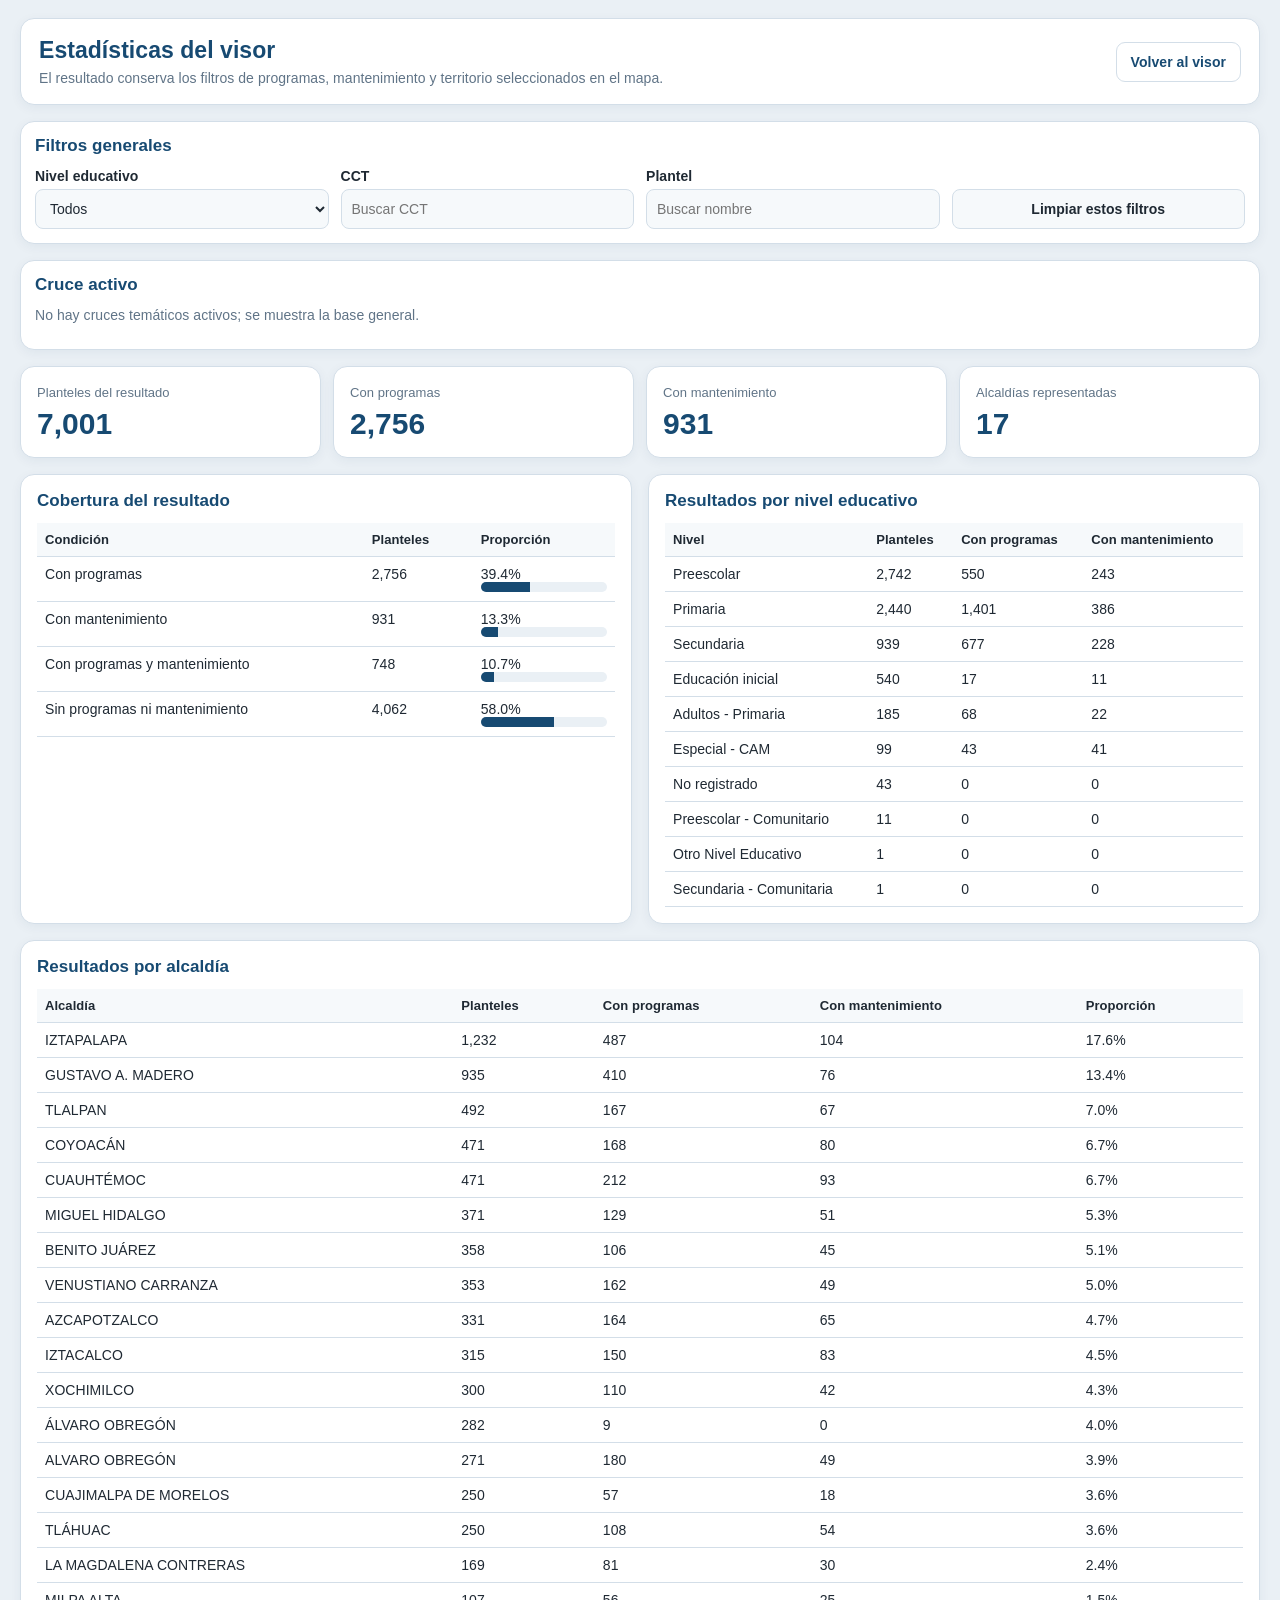
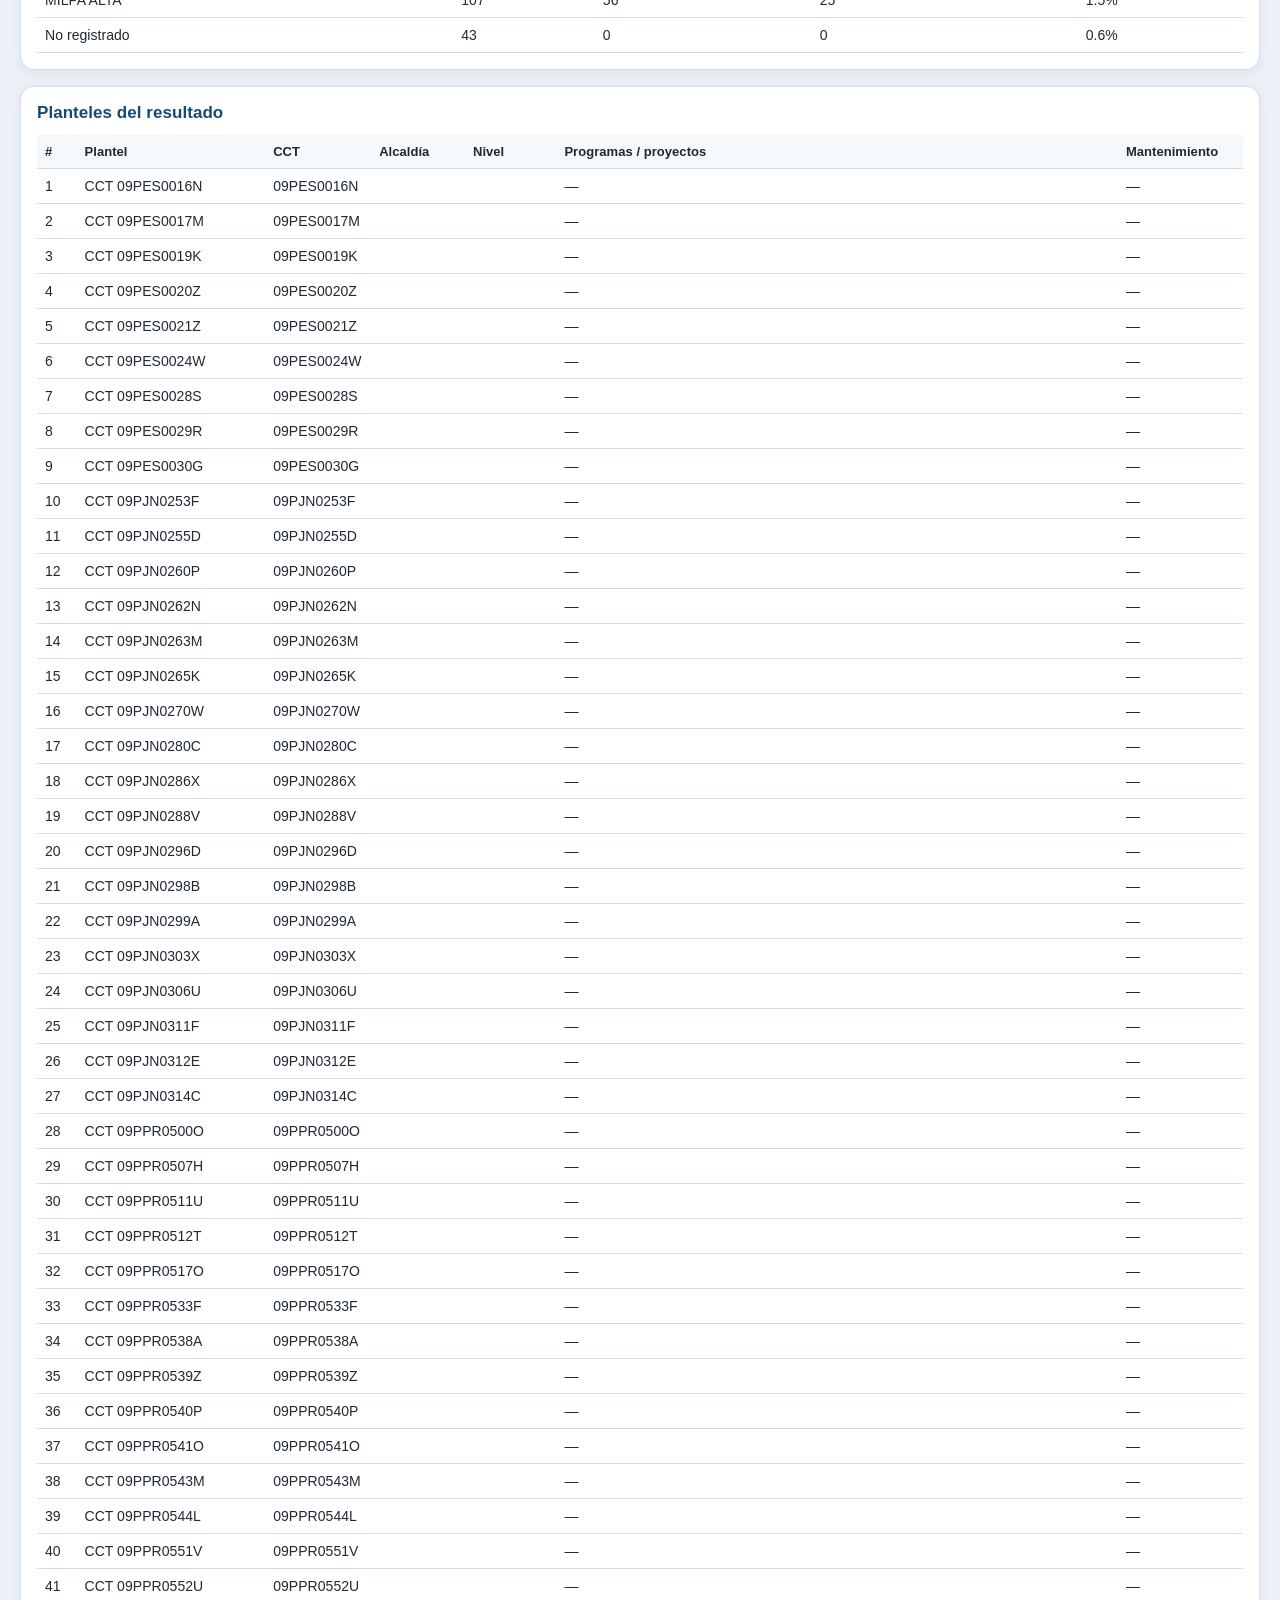
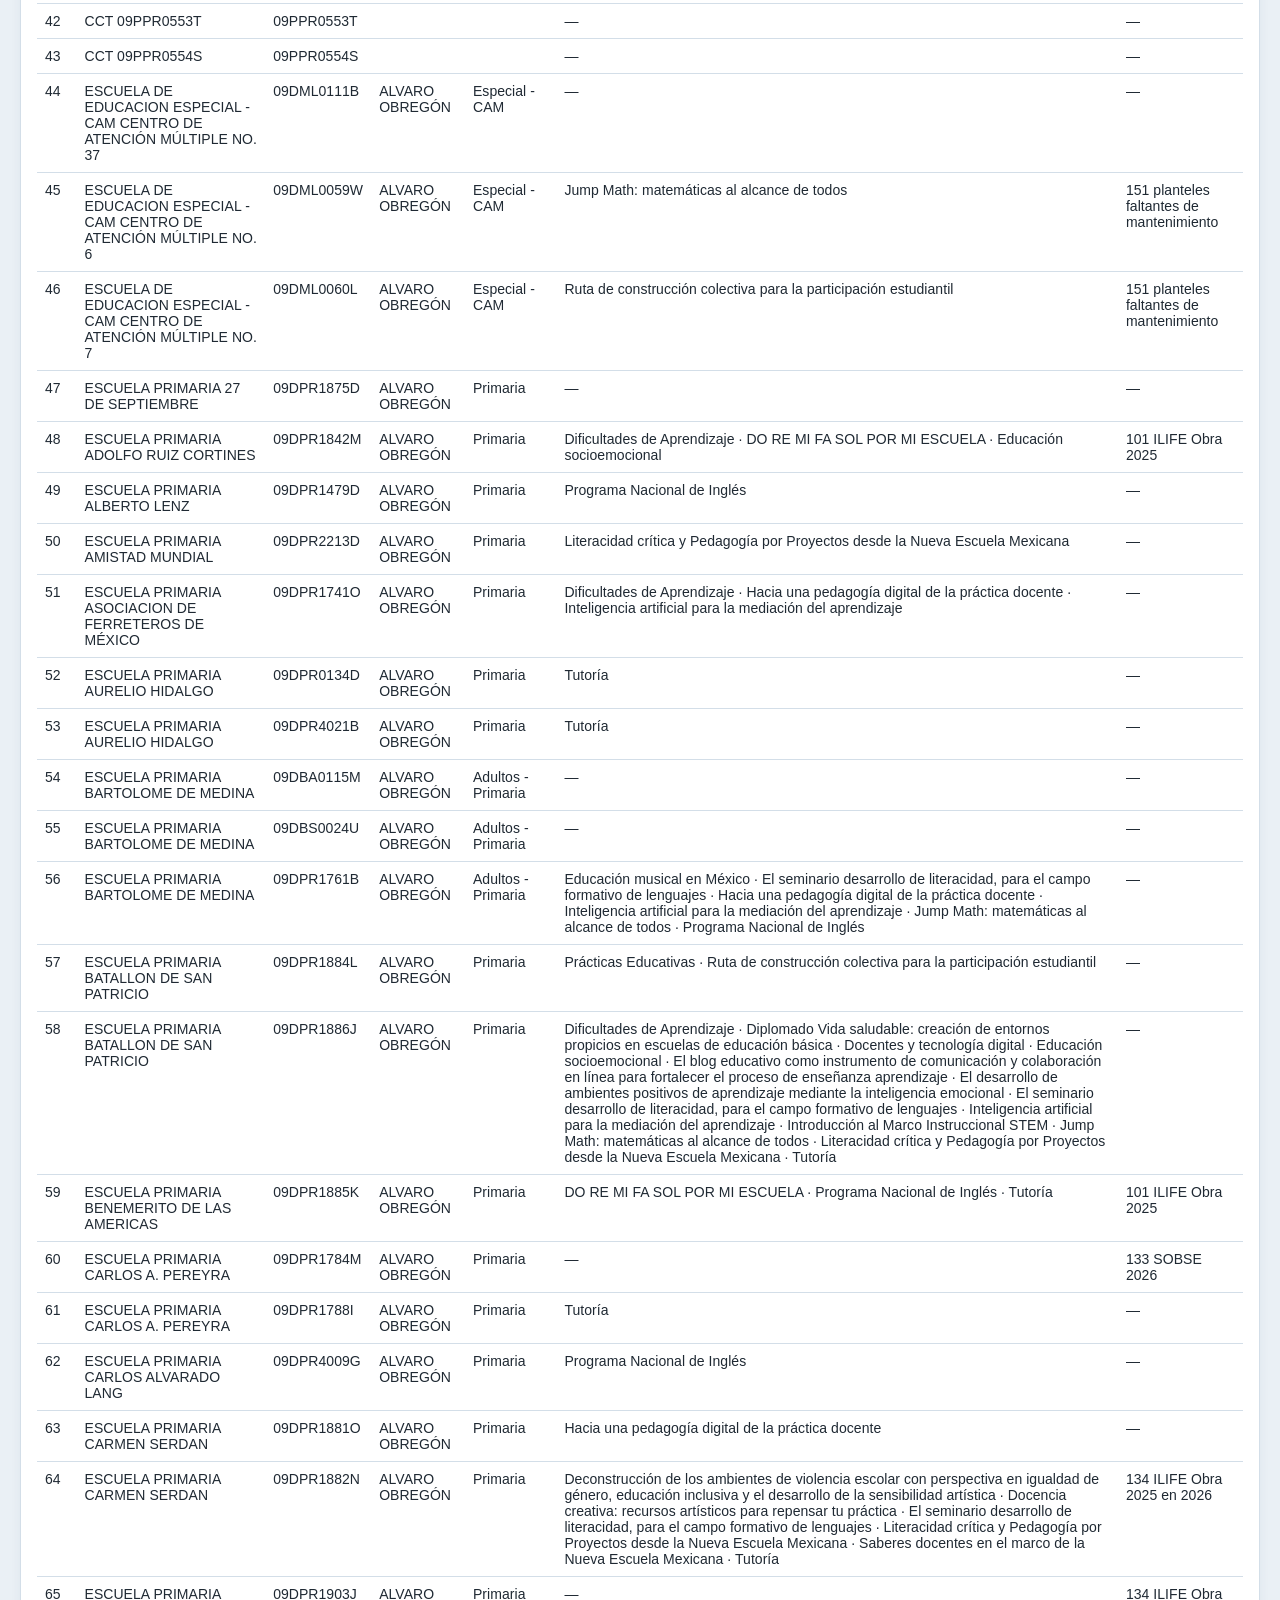
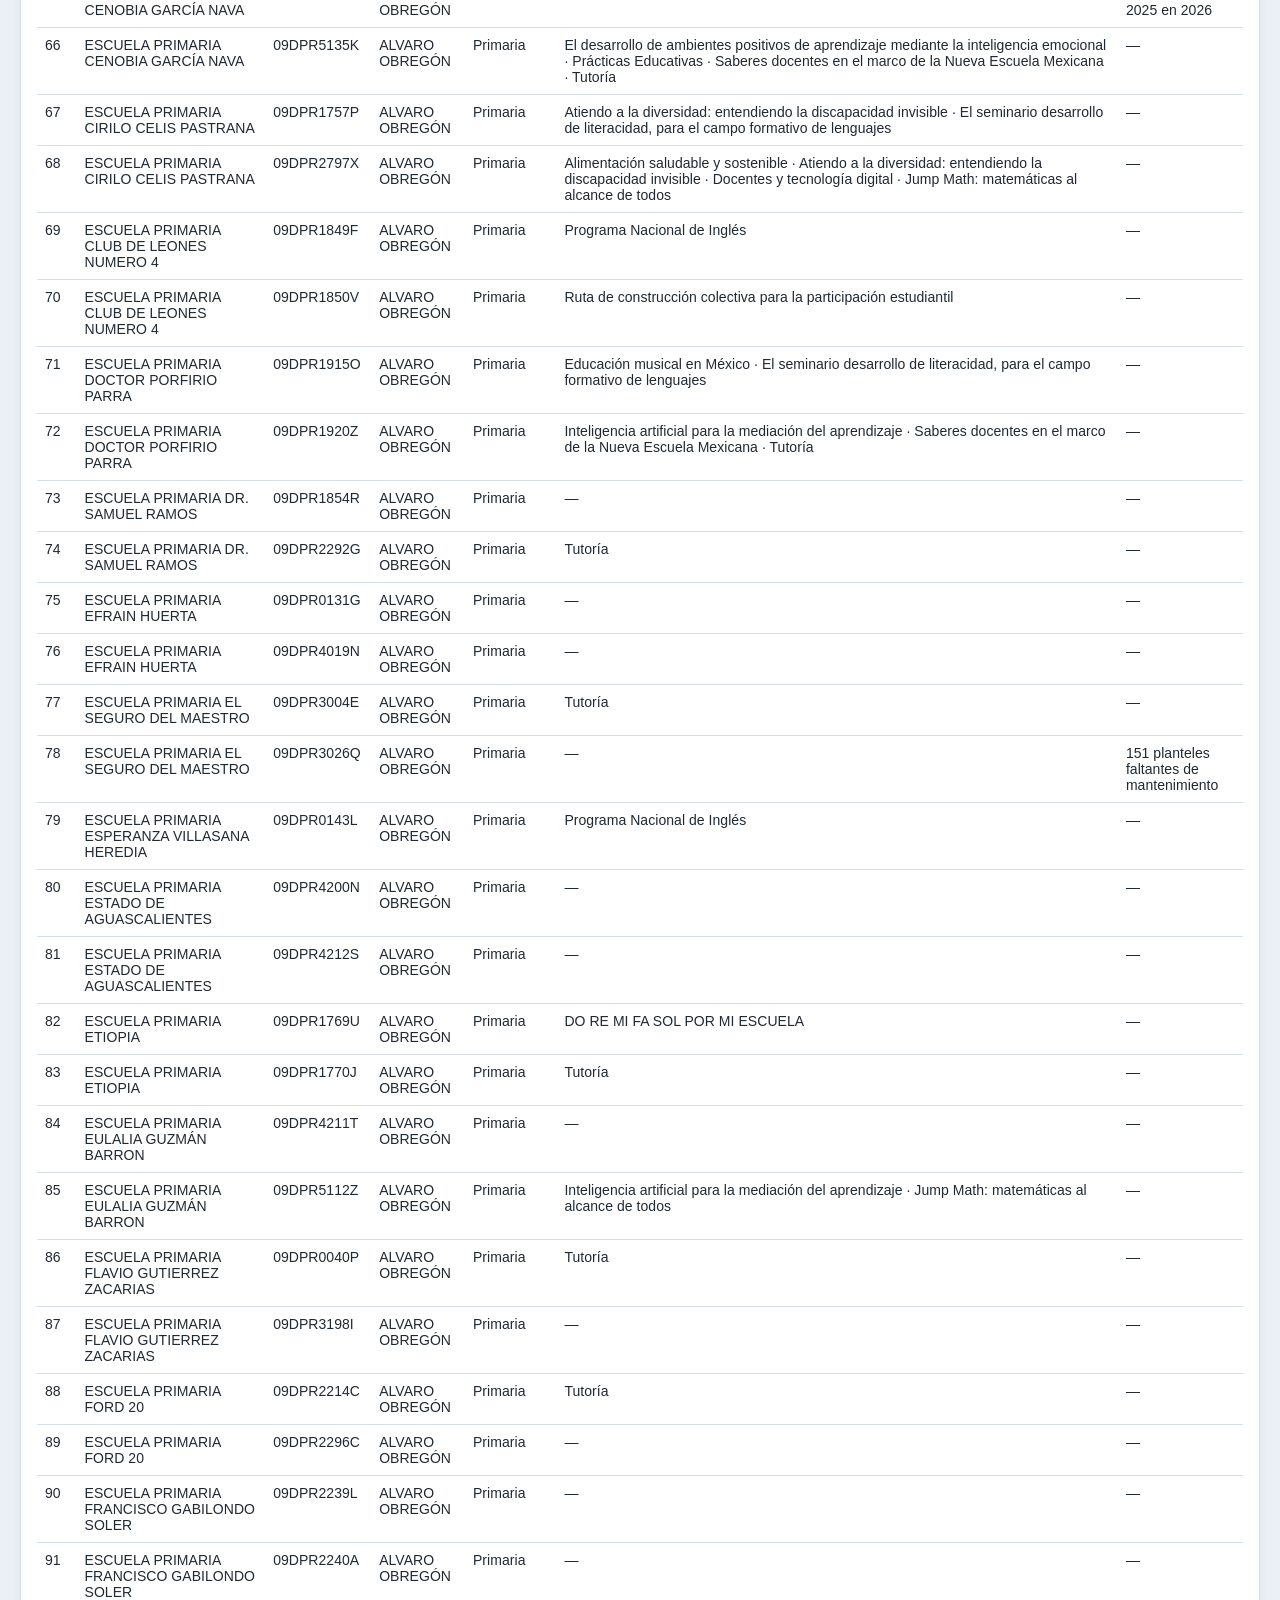
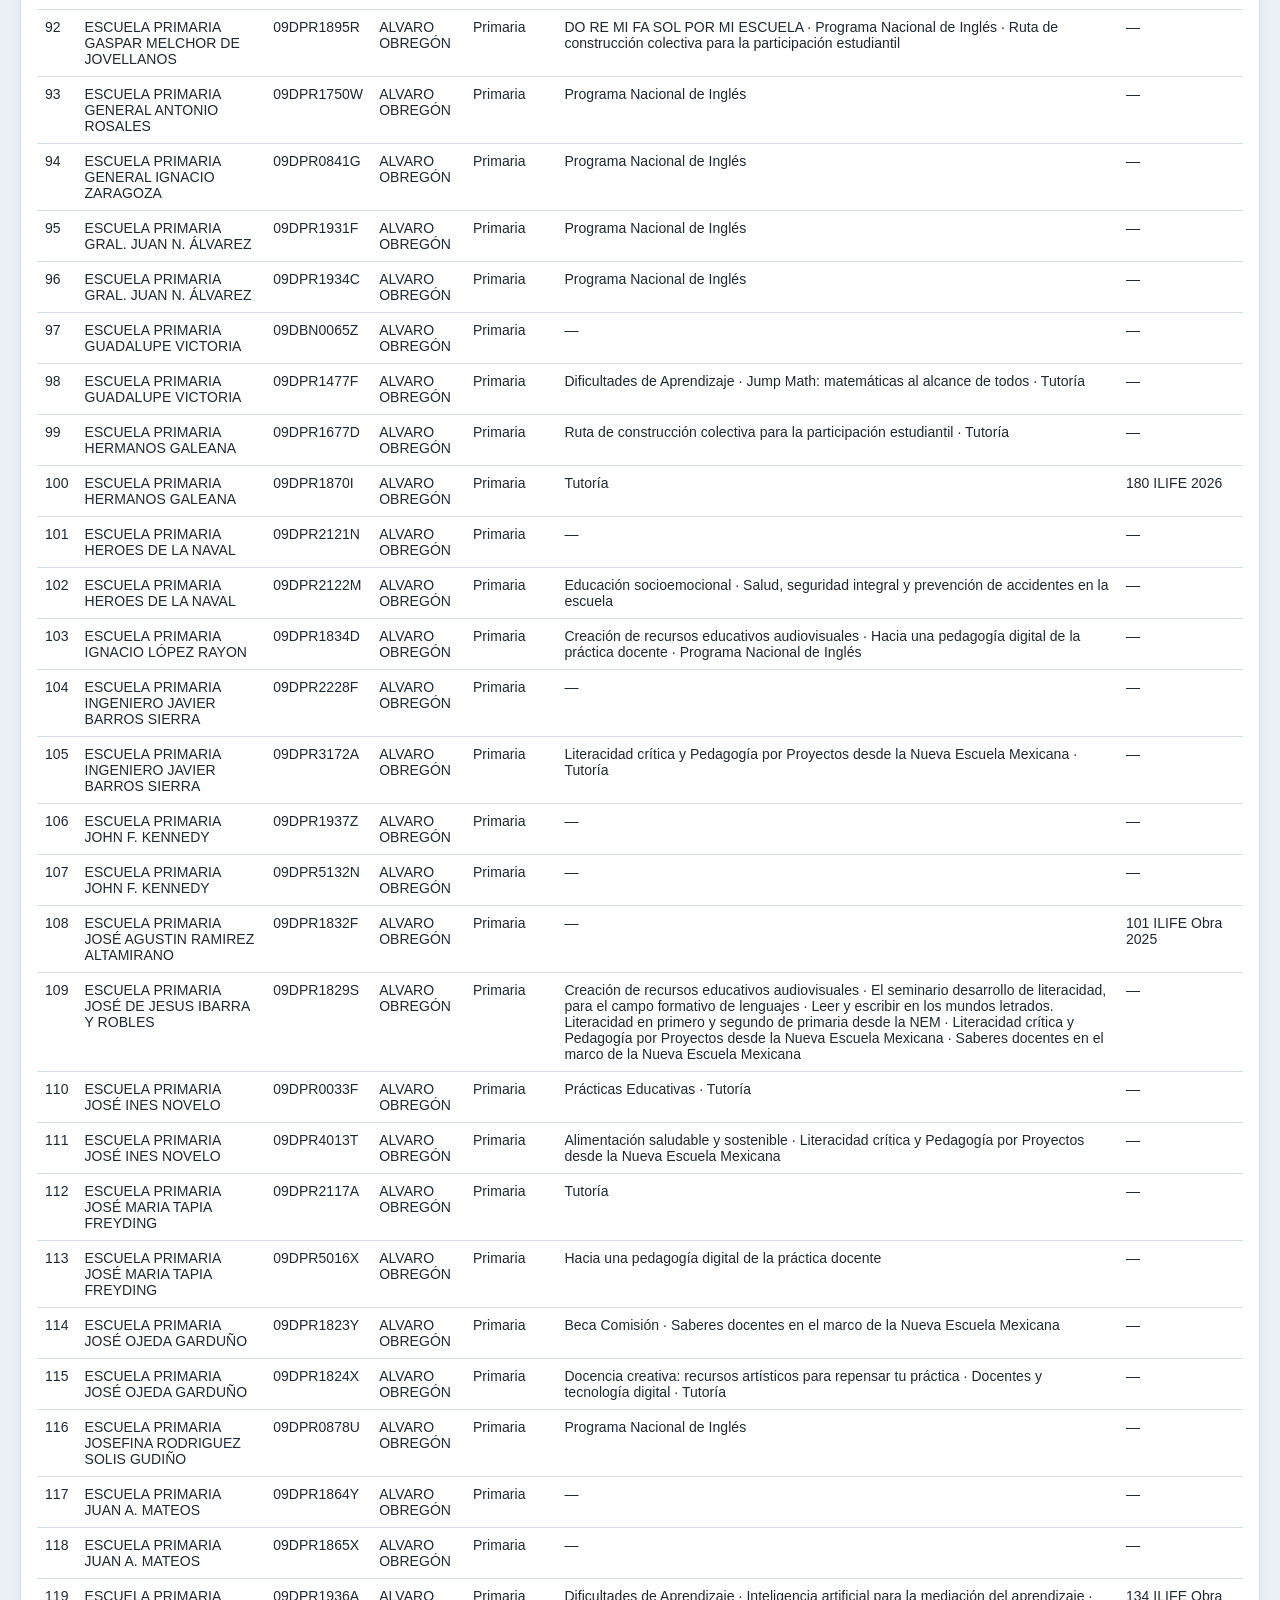
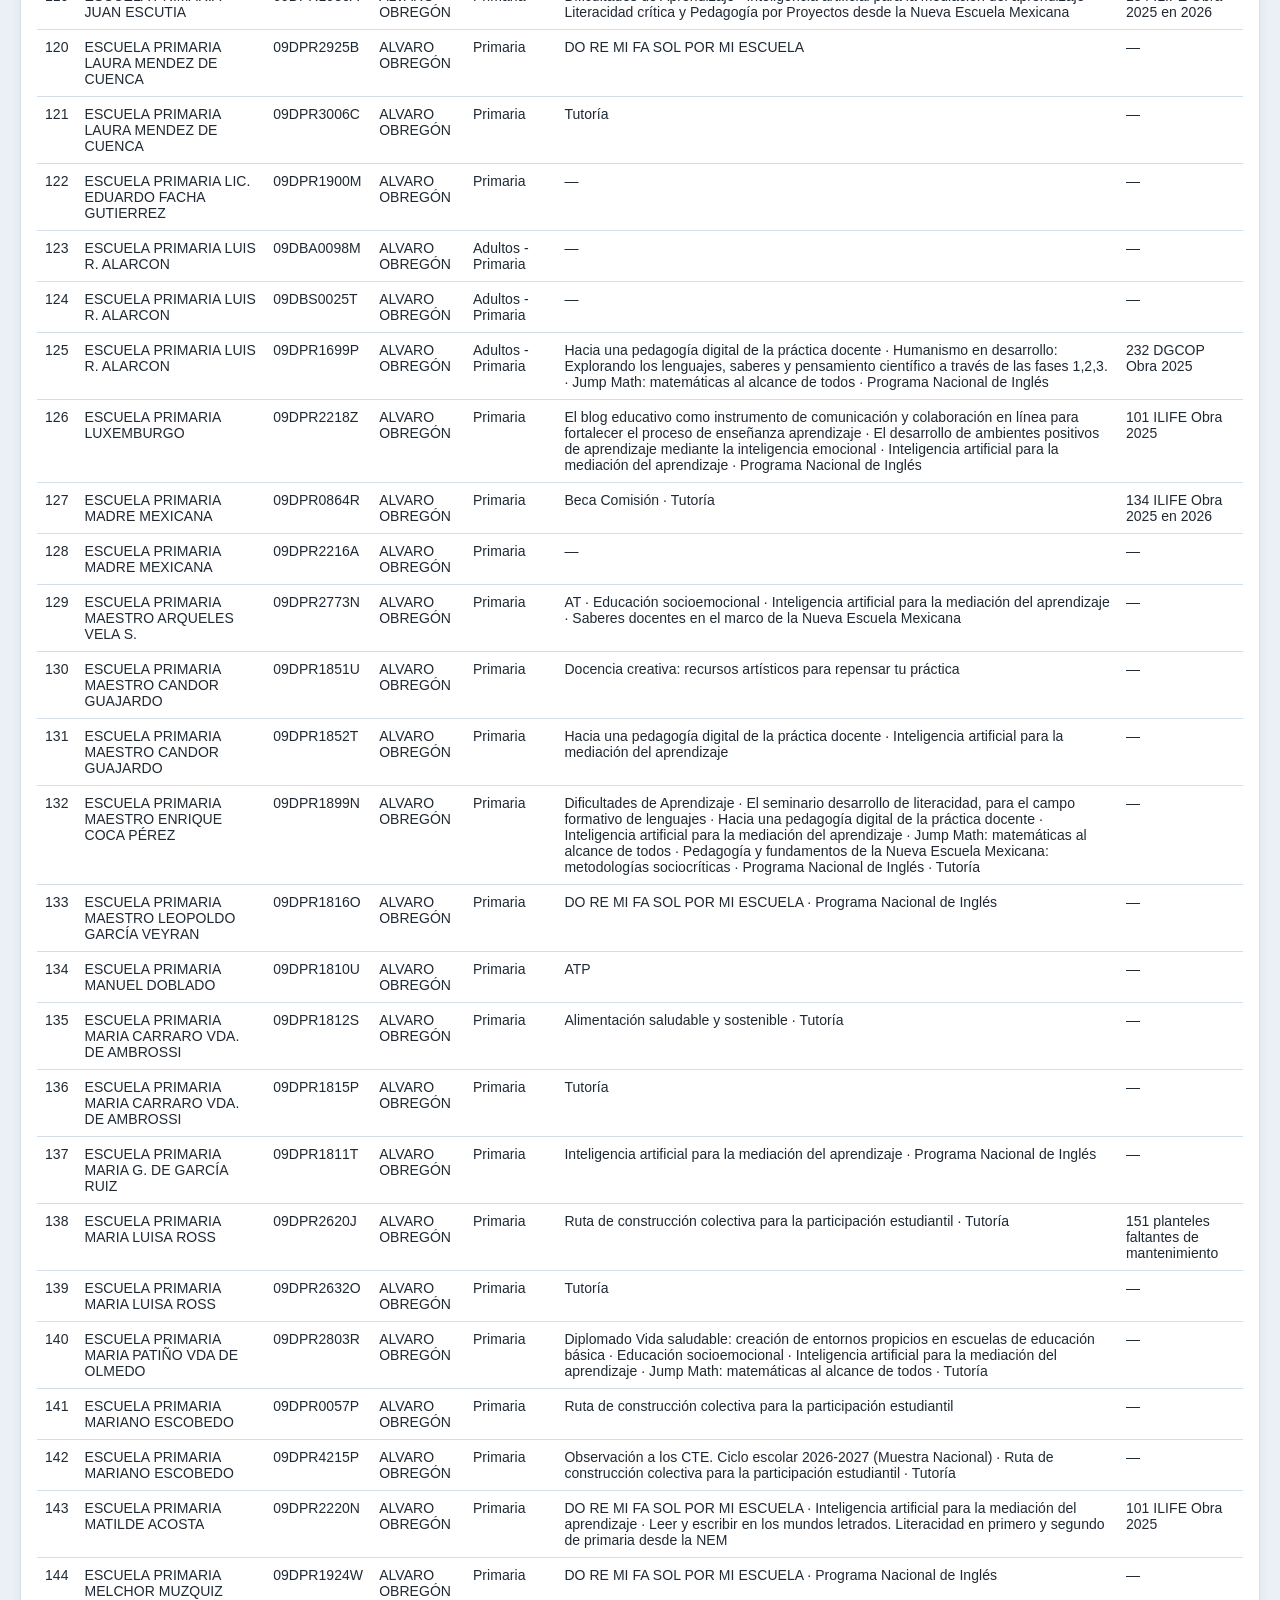
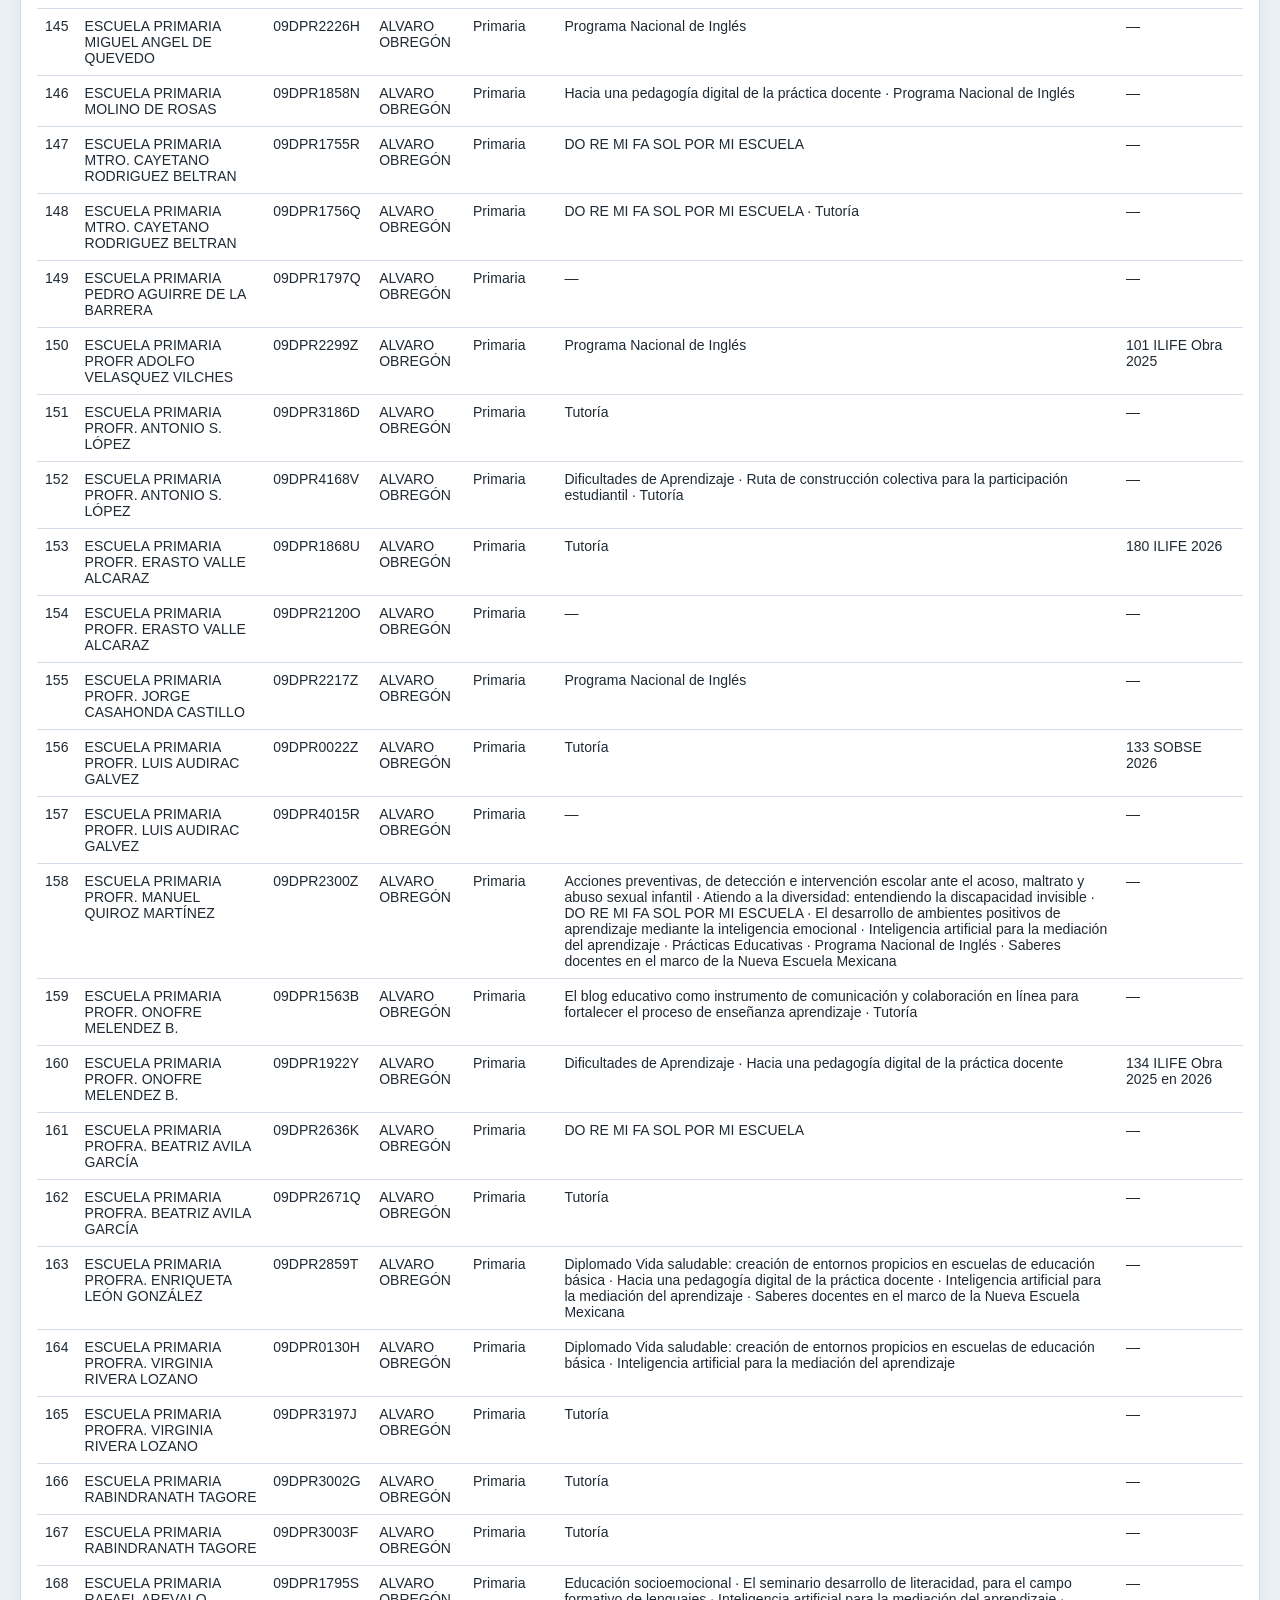
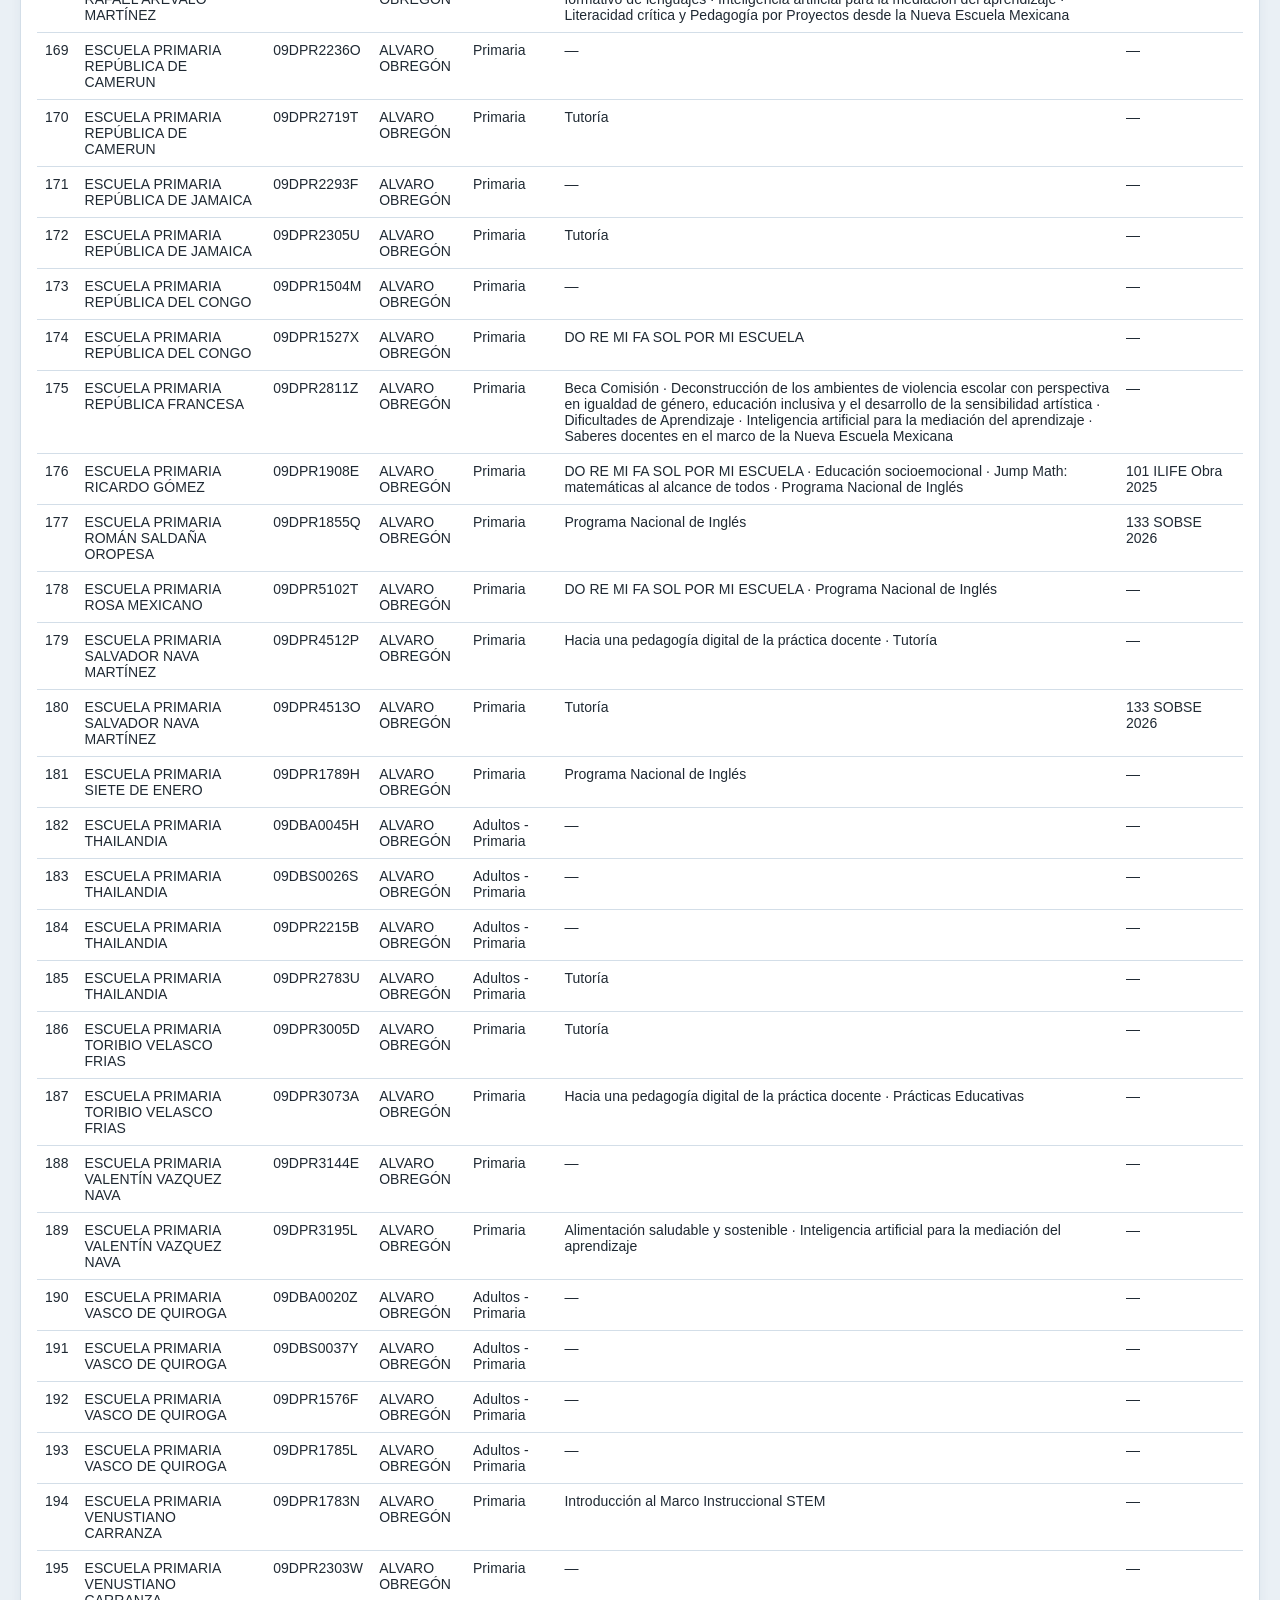
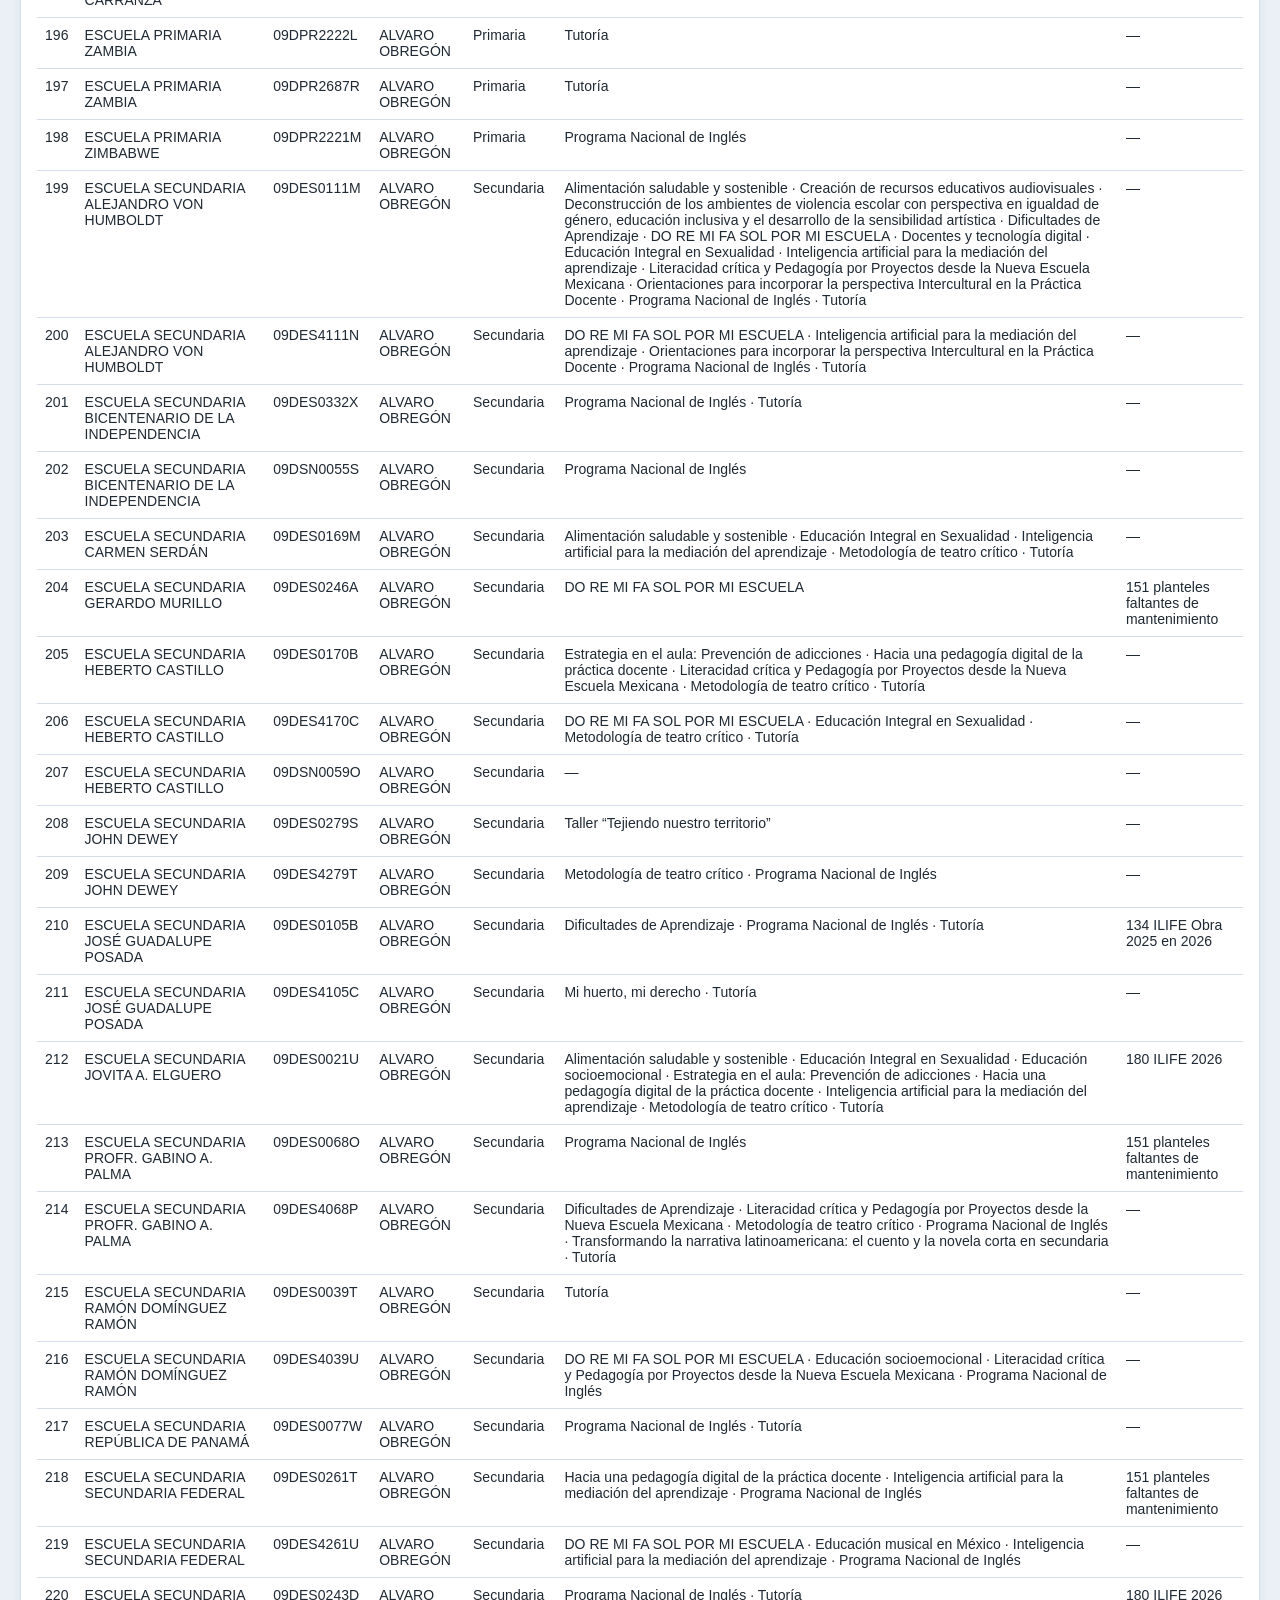
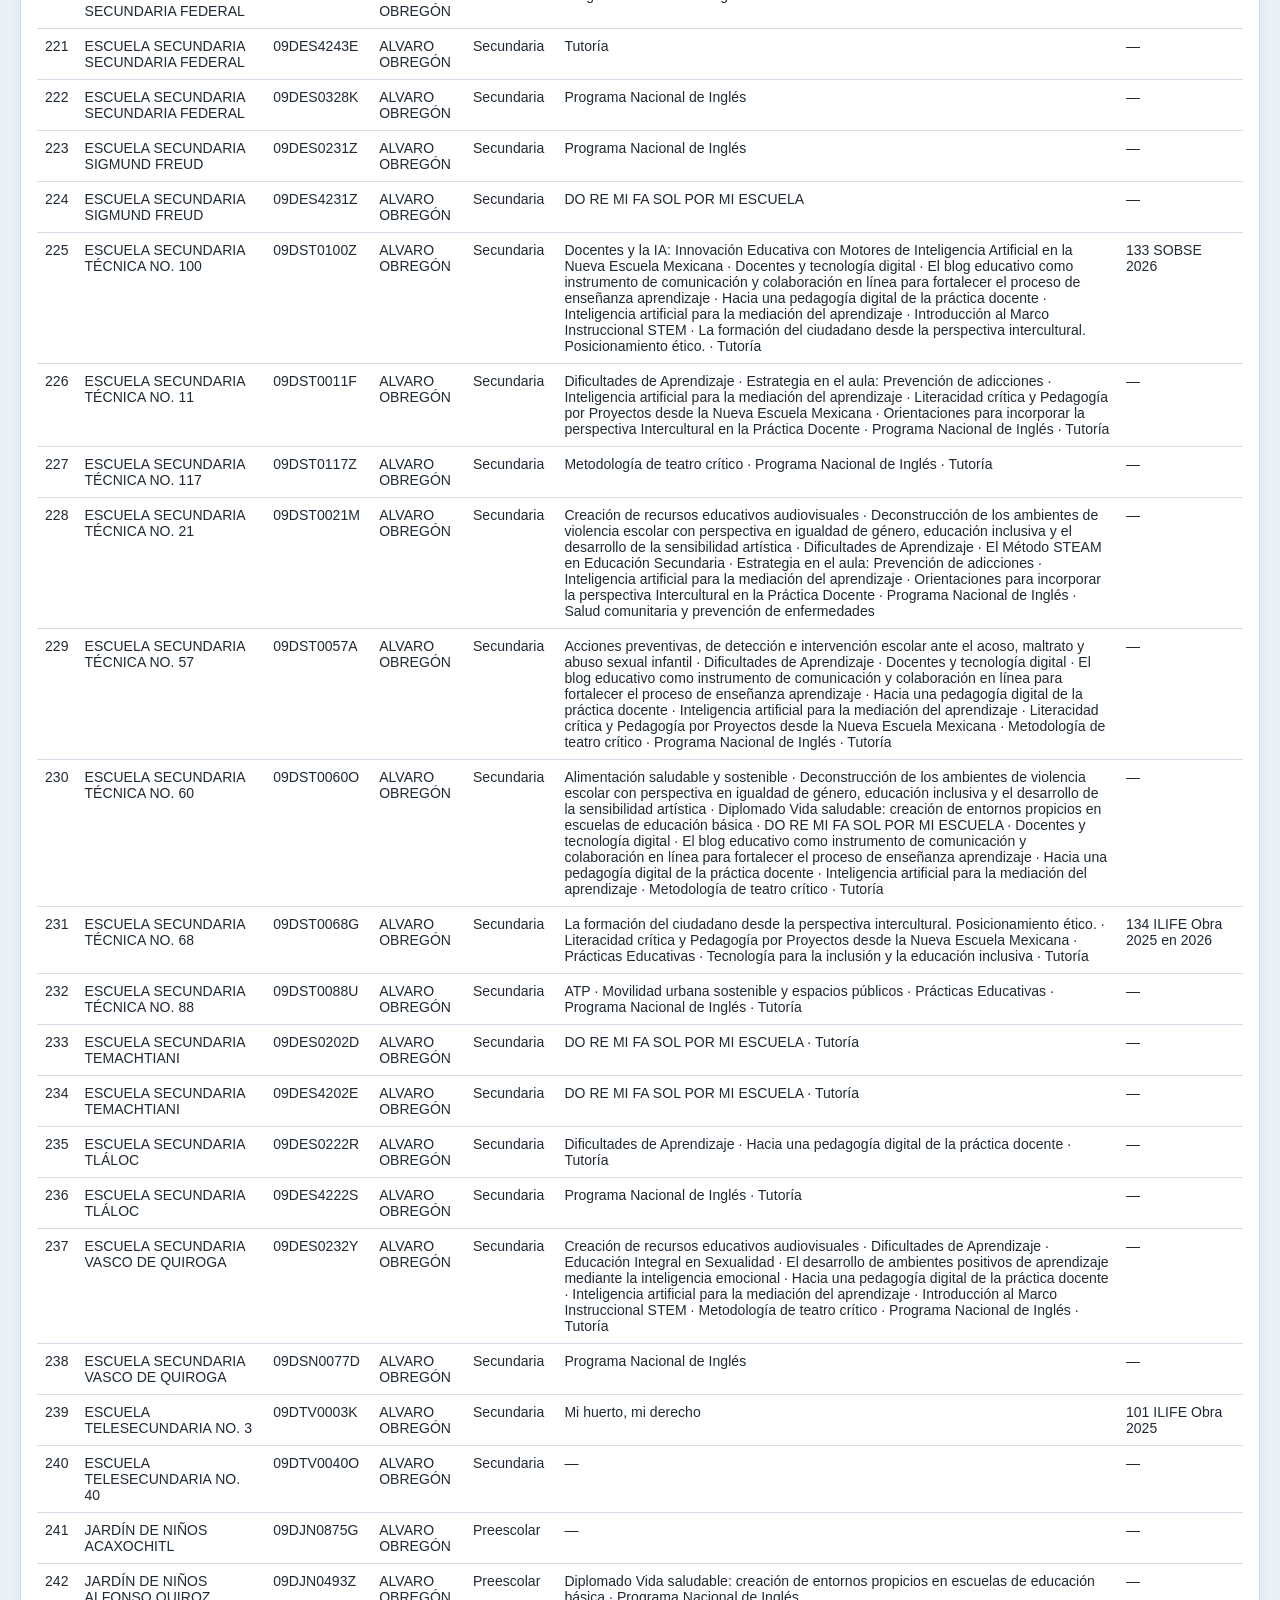
<file: estadisticas.html>
<!doctype html>
<html lang="es">
<head>
  <meta charset="utf-8">
  <meta name="viewport" content="width=device-width, initial-scale=1">
  <title>Estadísticas | Visor de programas de la Ciudad de México</title>
  <link rel="stylesheet" href="style.css?v=20260904-1">
</head>
<body class="stats-page">
  <main class="stats-container">
    <header class="stats-header">
      <div><h1>Estadísticas del visor</h1><p>El resultado conserva los filtros de programas, mantenimiento y territorio seleccionados en el mapa.</p></div>
      <a href="index.html">Volver al visor</a>
    </header>

    <section class="stats-filter-panel">
      <h2>Filtros generales</h2>
      <div class="stats-filter-grid">
        <div><label for="stNivel">Nivel educativo</label><select id="stNivel"><option value="">Todos</option></select></div>
        <div><label for="stCCT">CCT</label><input id="stCCT" type="search" placeholder="Buscar CCT"></div>
        <div><label for="stNombre">Plantel</label><input id="stNombre" type="search" placeholder="Buscar nombre"></div>
        <div class="stats-actions"><button id="stLimpiar" class="secondary" type="button">Limpiar estos filtros</button></div>
      </div>
    </section>

    <section class="stats-filter-panel">
      <h2>Cruce activo</h2>
      <p id="statsContext" class="stats-context">Cargando selección…</p>
      <div id="statsTags" class="popup-flags"></div>
    </section>

    <section class="cards">
      <div class="card"><span>Planteles del resultado</span><strong id="stTotal">0</strong></div>
      <div class="card"><span>Con programas</span><strong id="stPrograms">0</strong></div>
      <div class="card"><span>Con mantenimiento</span><strong id="stImprovements">0</strong></div>
      <div class="card"><span>Alcaldías representadas</span><strong id="stAlcaldias">0</strong></div>
    </section>

    <section class="grid-two">
      <div class="table-panel">
        <h2>Cobertura del resultado</h2>
        <table><thead><tr><th>Condición</th><th>Planteles</th><th>Proporción</th></tr></thead><tbody id="tablaCobertura"></tbody></table>
      </div>
      <div class="table-panel">
        <h2>Resultados por nivel educativo</h2>
        <table><thead><tr><th>Nivel</th><th>Planteles</th><th>Con programas</th><th>Con mantenimiento</th></tr></thead><tbody id="tablaNivel"></tbody></table>
      </div>
    </section>

    <section class="table-panel">
      <h2>Resultados por alcaldía</h2>
      <table><thead><tr><th>Alcaldía</th><th>Planteles</th><th>Con programas</th><th>Con mantenimiento</th><th>Proporción</th></tr></thead><tbody id="tablaAlcaldia"></tbody></table>
    </section>

    <section class="table-panel">
      <h2>Planteles del resultado</h2>
      <table><thead><tr><th>#</th><th>Plantel</th><th>CCT</th><th>Alcaldía</th><th>Nivel</th><th>Programas / proyectos</th><th>Mantenimiento</th></tr></thead><tbody id="tablaRanking"></tbody></table>
    </section>
  </main>
  <script src="estadisticas.js?v=20261002-cct-6958"></script>
</body>
</html>
</file>
<file: style.css>
:root {
  --bg: #eaf0f5;
  --panel: #ffffff;
  --panel-soft: #f6f9fb;
  --text: #1f2933;
  --muted: #607487;
  --border: #d3dee8;
  --primary: #174a72;
  --primary-dark: #0f3554;
  --accent: #0f766e;
  --shadow: 0 10px 28px rgba(15, 35, 55, .14);
}

body.dark-mode {
  --bg: #0f1720;
  --panel: #172330;
  --panel-soft: #1c2a38;
  --text: #e8f0f7;
  --muted: #a6b8c8;
  --border: #314354;
  --primary: #5da8d6;
  --primary-dark: #3e8fbd;
  --accent: #4fd1c5;
  --shadow: 0 12px 32px rgba(0, 0, 0, .38);
}

* { box-sizing: border-box; }

html, body { height: 100%; }

body {
  margin: 0;
  color: var(--text);
  background: var(--bg);
  font-family: Inter, "Segoe UI", Roboto, Arial, sans-serif;
  font-size: 16px;
  letter-spacing: .003em;
}

.topbar {
  min-height: 94px;
  padding: 15px 24px;
  display: flex;
  align-items: center;
  justify-content: space-between;
  gap: 24px;
  position: relative;
  z-index: 1000;
  background: linear-gradient(135deg, var(--panel), var(--panel-soft));
  border-bottom: 1px solid var(--border);
  box-shadow: 0 2px 12px rgba(15, 53, 84, .07);
}

.brand-block { display: flex; flex-direction: column; min-width: 0; }
.eyebrow, .panel-kicker { color: var(--muted); font-size: 12px; font-weight: 800; letter-spacing: .11em; text-transform: uppercase; }
.topbar h1 { margin: 2px 0 0; color: var(--primary); font-size: 23px; line-height: 1.2; letter-spacing: -.015em; }
.topbar p { margin: 6px 0 0; color: var(--muted); font-size: 14px; line-height: 1.4; }
.topbar a, .stats-header a {
  display: inline-flex;
  align-items: center;
  min-height: 40px;
  padding: 0 14px;
  color: var(--primary);
  background: var(--panel);
  border: 1px solid var(--border);
  border-radius: 9px;
  font-size: 14px;
  font-weight: 750;
  text-decoration: none;
}

.layout { height: calc(100vh - 94px); display: grid; grid-template-columns: 360px 1fr; transition: grid-template-columns .2s ease; }
.layout.sidebar-collapsed { grid-template-columns: 0 1fr; }
.sidebar { overflow: auto; background: var(--panel-soft); border-right: 1px solid var(--border); z-index: 900; transition: transform .2s ease; }
.layout.sidebar-collapsed .sidebar { padding: 0; overflow: hidden; border-right: 0; transform: translateX(-100%); }

.sidebar-head { min-height: 62px; padding: 12px 14px; display: flex; align-items: center; justify-content: space-between; border-bottom: 1px solid var(--border); background: var(--panel); }
.sidebar-head strong { display: block; margin-top: 3px; color: var(--primary); font-size: 15px; }

button {
  border: 0;
  border-radius: 8px;
  padding: 9px 12px;
  color: #ffffff;
  background: var(--primary);
  font: inherit;
  font-size: 14px;
  font-weight: 750;
  cursor: pointer;
  transition: background .16s, border-color .16s, transform .16s, box-shadow .16s;
}
button:hover { background: var(--primary-dark); transform: translateY(-1px); }
button.secondary, .secondary-action { color: var(--text); background: var(--panel-soft); border: 1px solid var(--border); }
button.secondary:hover, .secondary-action:hover { color: var(--text); background: var(--bg); }
.icon-button { width: 34px; height: 34px; padding: 0; color: var(--primary); background: var(--bg); font-size: 22px; }
.hidden { display: none !important; }

.panel { margin: 10px; padding: 14px; background: var(--panel); border: 1px solid var(--border); border-radius: 12px; box-shadow: 0 1px 3px rgba(15, 53, 84, .04); }
.panel h2 { margin: 0 0 12px; color: var(--primary); font-size: 16px; }
.panel.compact { margin-bottom: 18px; }
.hint { margin: 0 0 10px; color: var(--muted); font-size: 13px; line-height: 1.45; }

label { display: block; margin: 11px 0 5px; color: var(--text); font-size: 14px; font-weight: 700; }
select, input {
  width: 100%;
  min-height: 40px;
  padding: 9px 10px;
  color: var(--text);
  background: var(--panel-soft);
  border: 1px solid var(--border);
  border-radius: 8px;
  font: inherit;
  font-size: 14px;
}
input:focus, select:focus { outline: none; border-color: var(--primary); box-shadow: 0 0 0 3px rgba(37, 99, 235, .13); background: var(--panel); }
.buttons { display: flex; gap: 8px; margin-top: 12px; }
.buttons.single-action { display: block; }
.buttons.single-action button { width: 100%; }

.inline-check { display: flex; align-items: flex-start; gap: 9px; margin: 8px 0; font-size: 14px; font-weight: 550; line-height: 1.35; }
.inline-check input { width: auto; min-height: 0; margin: 2px 0 0; flex: 0 0 auto; }
.inline-check span { min-width: 0; }
.inline-check em { display: block; margin-top: 2px; color: var(--muted); font-size: 12px; font-style: normal; font-weight: 500; }

.collapse-title { width: 100%; display: flex; align-items: center; justify-content: space-between; padding: 10px 12px; color: var(--primary); background: var(--panel-soft); border: 1px solid var(--border); }
.collapse-title:hover { color: var(--primary); background: var(--bg); }
.collapsible-body { padding-top: 12px; }

.section-actions { display: grid; grid-template-columns: 1fr 1fr; gap: 7px; margin: 9px 0; }
.compact-action { padding: 8px; font-size: 12px; }
.selection-counter { margin: 7px 0; padding: 8px 9px; color: var(--muted); background: var(--panel-soft); border: 1px solid var(--border); border-radius: 7px; font-size: 12px; }
.selection-counter strong { color: var(--primary); font-size: 15px; }

.program-checklist { max-height: 440px; overflow: auto; background: var(--panel-soft); border: 1px solid var(--border); border-radius: 9px; }
.program-group, .territory-group { border-bottom: 1px solid var(--border); }
.program-group:last-child, .territory-group:last-child { border-bottom: 0; }
.program-group summary, .territory-group summary { display: flex; justify-content: space-between; gap: 8px; padding: 10px; color: var(--primary); background: var(--panel-soft); cursor: pointer; font-size: 13px; font-weight: 800; }
.program-group summary small, .territory-group summary small { flex: 0 0 auto; color: var(--muted); font-size: 12px; font-weight: 600; }
.program-group > div { padding: 4px 7px; }
.program-option { margin: 0; padding: 7px 5px; border-bottom: 1px solid var(--border); font-weight: 550; }
.program-option:last-child { border-bottom: 0; }
.theme-checklist { display: grid; gap: 3px; }
.theme-checklist .inline-check { margin: 0; padding: 7px; border-radius: 7px; }
.theme-checklist .inline-check:hover, .territory-option:hover { background: var(--panel-soft); }

#territoryFilters { overflow: hidden; border: 1px solid var(--border); border-radius: 9px; }
.territory-group-body { padding: 9px; }
.territory-search { min-height: 36px; }
.territory-clear { width: 100%; margin: 7px 0; padding: 7px 9px; font-size: 12px; }
.territory-checklist { max-height: 285px; overflow: auto; border-top: 1px solid var(--border); }
.territory-option { margin: 0; padding: 7px 4px; border-bottom: 1px solid var(--border); font-weight: 550; }
.territory-option:last-child { border-bottom: 0; }
.territory-single-group { padding: 10px; border-top: 1px solid var(--border); }
.territory-single-group:first-child { border-top: 0; }
.territory-single-group label { margin: 0 0 6px; }
.territory-single { width: 100%; }
.territory-layer-group { padding: 8px 10px; border-top: 1px solid var(--border); }
.territory-layer-option { margin: 0; padding: 4px 0; }
.hidden-by-search { display: none !important; }

.cross-summary { margin: 0 0 10px; padding: 9px; color: var(--text); background: var(--panel-soft); border-left: 3px solid var(--primary); border-radius: 6px; font-size: 13px; line-height: 1.4; }
.kpis { display: grid; grid-template-columns: repeat(2, 1fr); gap: 8px; }
.kpis div { padding: 9px 7px; text-align: center; background: var(--panel-soft); border: 1px solid var(--border); border-radius: 10px; }
.kpis strong { display: block; color: var(--primary); font-size: 22px; }
.kpis span { color: var(--muted); font-size: 12px; line-height: 1.25; }

.maparea { position: relative; min-width: 0; overflow: hidden; background: #dfe8ef; }
#map { width: 100%; height: 100%; }
.maparea:fullscreen { width: 100vw; height: 100vh; }
.maparea:fullscreen #map { width: 100%; height: 100%; }
.map-actions { position: absolute; top: 14px; right: 14px; z-index: 1000; display: flex; gap: 8px; }
.map-actions button { width: 42px; height: 42px; padding: 0; color: var(--primary); background: var(--panel); border: 1px solid var(--border); box-shadow: var(--shadow); font-size: 20px; }
.map-actions button:hover { background: var(--panel-soft); }

.leaflet-left .leaflet-control { margin-left: 14px; }
.leaflet-top .leaflet-control { margin-top: 14px; }
.leaflet-control-zoom { overflow: hidden; border: 1px solid var(--border) !important; border-radius: 10px !important; box-shadow: var(--shadow) !important; }
.leaflet-control-zoom a { color: var(--primary) !important; background: var(--panel) !important; }
.leaflet-control-zoom a:hover { background: var(--panel-soft) !important; }
.leaflet-control-attribution { color: #334155; background: rgba(255, 255, 255, .82) !important; }
.dark-mode .leaflet-tile-pane { filter: brightness(.62) contrast(1.3) saturate(.55) hue-rotate(180deg) invert(1); }
.dark-mode .leaflet-popup-content-wrapper, .dark-mode .leaflet-popup-tip { color: var(--text); background: var(--panel); }

.map-status { position: absolute; top: 18px; left: 50%; z-index: 1000; transform: translateX(-50%); padding: 10px 14px; color: var(--primary); background: color-mix(in srgb, var(--panel) 96%, transparent); border: 1px solid var(--border); border-radius: 9px; box-shadow: var(--shadow); font-size: 13px; font-weight: 750; }
.map-status.error { color: #991b1b; background: #fff7f7; border-color: #fecaca; }
.show-sidebar { position: absolute; top: 108px; left: 12px; z-index: 1050; color: var(--primary); background: var(--panel); border: 1px solid var(--border); box-shadow: var(--shadow); }

.legend { position: absolute; bottom: 18px; left: 14px; z-index: 800; min-width: 210px; max-width: 340px; padding: 10px; color: var(--text); background: var(--panel); border: 1px solid var(--border); border-radius: 10px; box-shadow: var(--shadow); font-size: 13px; }
.legend-head { display: flex; align-items: center; justify-content: space-between; gap: 10px; margin-bottom: 8px; }
.legend button { width: 26px; height: 26px; padding: 0; border-radius: 6px; }
.legend-subtitle { margin: 9px 0 5px; padding-top: 8px; border-top: 1px solid var(--border); color: var(--primary); font-weight: 800; }
.legend-body-truncated { max-height: 250px; overflow: auto; }
.imv-popup strong { display: block; margin-bottom: 8px; color: var(--primary); }
.imv-popup dl { display: grid; grid-template-columns: auto 1fr; gap: 4px 10px; margin: 0; }
.imv-popup dt { color: var(--muted); font-weight: 700; }
.imv-popup dd { margin: 0; font-weight: 700; }
.swatch { display: inline-block; width: 12px; height: 12px; margin-right: 7px; border: 1px solid rgba(0, 0, 0, .18); border-radius: 50%; }
.summary-marker { display: flex; align-items: center; justify-content: center; color: #ffffff; background: rgba(23, 74, 114, .9); border: 2px solid #ffffff; border-radius: 50%; box-shadow: 0 3px 10px rgba(15, 23, 42, .3); font-size: 14px; font-weight: 800; cursor: pointer; }
.leaflet-school-pane canvas { cursor: pointer; }

.detail-panel { position: absolute; top: 72px; right: 16px; z-index: 1150; width: 390px; max-width: calc(100% - 32px); max-height: calc(100% - 88px); overflow: auto; padding: 16px; color: var(--text); background: var(--panel); border: 1px solid var(--border); border-radius: 14px; box-shadow: var(--shadow); opacity: 0; visibility: hidden; pointer-events: none; transform: translateX(440px); transition: transform .22s ease, opacity .16s ease, visibility 0s linear .22s; }
.detail-panel.open { opacity: 1; visibility: visible; pointer-events: auto; transform: translateX(0); transition-delay: 0s; }
.detail-panel .close { position: absolute; top: 10px; right: 10px; width: 32px; height: 32px; padding: 0; color: var(--text); background: var(--panel-soft); border: 1px solid var(--border); }
.detail-panel h2 { margin: 4px 40px 13px 0; color: var(--primary); font-size: 18px; line-height: 1.25; }
.detail-content dl { display: grid; grid-template-columns: 125px 1fr; gap: 8px 10px; margin: 0 0 14px; font-size: 14px; }
.detail-content dt { color: var(--text); font-weight: 750; }
.detail-content dd { margin: 0; color: var(--text); overflow-wrap: anywhere; }
.detail-content h3 { margin: 0 0 7px; color: var(--primary); font-size: 15px; }
.detail-content p { margin: 0 0 8px; color: var(--muted); font-size: 13px; line-height: 1.45; }
.detail-tabs { display: flex; flex-wrap: wrap; gap: 6px; margin-bottom: 12px; }
.tab-btn { padding: 8px 10px; color: var(--text); background: var(--panel-soft); border: 1px solid var(--border); font-size: 13px; }
.tab-btn.active { color: #ffffff; background: var(--primary); }
.tab-pane { display: none; }
.tab-pane.active { display: block; }

.popup-title { margin-bottom: 5px; color: var(--primary); font-size: 15px; font-weight: 800; }
.popup-meta { color: var(--text); font-size: 13px; line-height: 1.45; }
.school-popup { width: min(390px, calc(100vw - 90px)); max-width: 100%; }
.popup-control { margin: 9px 0; }
.popup-control > strong, .popup-program-section > strong, .popup-flags > strong { display: block; margin-bottom: 6px; color: var(--primary); font-size: 12px; }
.popup-choice-list { display: flex; flex-wrap: wrap; gap: 6px; }
.popup-choice {
  min-height: 32px;
  padding: 6px 9px;
  color: var(--primary);
  background: #ffffff;
  border: 1px solid var(--border);
  box-shadow: none;
  font-size: 12px;
}
.popup-choice:hover { color: var(--primary); background: #f4f8fb; }
.popup-choice.active, .popup-choice.active:hover { color: #ffffff; background: var(--primary); border-color: var(--primary); }
.popup-meta-grid { display: grid; grid-template-columns: minmax(84px, 112px) minmax(0, 1fr); gap: 5px 9px; margin: 9px 0; font-size: 12px; line-height: 1.35; }
.popup-meta-grid dt { color: var(--muted); font-weight: 750; }
.popup-meta-grid dd { min-width: 0; margin: 0; color: var(--text); overflow-wrap: anywhere; }
.popup-program-section { margin-top: 10px; padding-top: 9px; border-top: 1px solid var(--border); }
.popup-program-list { max-height: 170px; overflow-y: auto; padding-right: 3px; }
.popup-program-list > p { margin: 5px 0; color: var(--muted); font-size: 12px; }
.popup-program { width: 100%; margin-bottom: 5px; padding: 8px 9px; text-align: left; color: var(--text); background: var(--panel-soft); border: 1px solid var(--border); box-shadow: none; font-size: 12px; line-height: 1.3; }
.popup-program:hover { color: var(--primary); background: var(--bg); }
.popup-program span, .popup-program small { display: block; overflow-wrap: anywhere; }
.popup-program small { margin-top: 3px; color: var(--muted); font-size: 10px; font-weight: 600; }
.popup-open-detail { width: 100%; margin-top: 8px; padding: 8px 10px; font-size: 12px; }
.popup-flags { margin-top: 8px; }
.mini-tag { display: inline-block; margin: 0 4px 4px 0; padding: 4px 7px; border-radius: 999px; font-size: 11px; font-weight: 750; }
.mini-tag.blue { color: #1d4ed8; background: #dbeafe; }
.mini-tag.teal { color: #115e59; background: #ccfbf1; }
.indicator-mini { margin-top: 9px; padding-top: 8px; border-top: 1px solid var(--border); font-size: 12px; }
.indicator-mini > strong { display: block; margin-bottom: 5px; color: var(--primary); }
.indicator-mini div { display: flex; justify-content: space-between; gap: 12px; margin: 3px 0; }
.indicator-mini b { color: var(--text); }

.info-card, .indicator-card { margin: 9px 0; padding: 11px; background: var(--panel-soft); border: 1px solid var(--border); border-radius: 10px; box-shadow: 0 1px 2px rgba(15, 53, 84, .035); }
.blue-card { border-left: 4px solid #2563eb; }
.improvement-card { border-left: 4px solid var(--accent); }
.program-parent { margin-bottom: 4px; color: var(--muted); font-size: 11px; font-weight: 800; letter-spacing: .07em; text-transform: uppercase; }
.program-detail-record + .program-detail-record { margin-top: 10px; padding-top: 10px; border-top: 1px solid var(--border); }
.program-detail-record h4 { margin: 0 0 7px; color: var(--primary); font-size: 13px; }
.program-detail-record dl { margin-bottom: 0; }
.muted-box { padding: 10px; color: var(--muted); background: var(--panel-soft); border: 1px solid var(--border); border-radius: 8px; }
.map-link { display: inline-block; color: var(--primary); font-size: 13px; font-weight: 750; }
.indicator-card h3 { margin-bottom: 3px; }
.indicator-grid { display: grid; grid-template-columns: 1fr 1fr; gap: 7px; margin-top: 9px; }
.indicator-grid div { padding: 8px; background: var(--panel); border: 1px solid var(--border); border-radius: 8px; }
.indicator-grid span { display: block; color: var(--muted); font-size: 12px; line-height: 1.3; }
.indicator-grid strong { display: block; margin-top: 4px; color: var(--primary); font-size: 14px; }

.socio-content { padding-top: 8px; border-top: 1px solid var(--border); }
.socio-content h3 { margin: 0 0 5px; color: var(--primary); font-size: 15px; }
.socio-content p { margin: 0 0 9px; color: var(--muted); font-size: 12px; line-height: 1.45; }
.socio-highlight { margin: 10px 0; padding: 10px; background: var(--panel-soft); border: 1px solid var(--border); border-radius: 8px; }
.socio-highlight span, .socio-grid span { display: block; color: var(--muted); font-size: 12px; line-height: 1.35; }
.socio-highlight strong { display: block; margin-top: 4px; color: var(--primary); font-size: 17px; }
.socio-grid { display: grid; grid-template-columns: 1fr 1fr; gap: 7px; margin-bottom: 10px; }
.socio-grid > div { padding: 8px; background: var(--panel-soft); border: 1px solid var(--border); border-radius: 8px; }
.socio-grid strong { display: block; margin-top: 4px; color: var(--text); font-size: 13px; }

.stats-page { min-height: 100vh; padding: 18px; }
.stats-container { max-width: 1240px; margin: 0 auto; }
.stats-header, .stats-filter-panel, .card, .table-panel { background: var(--panel); border: 1px solid var(--border); border-radius: 14px; box-shadow: 0 3px 12px rgba(15, 53, 84, .055); }
.stats-header { margin-bottom: 16px; padding: 18px; display: flex; align-items: center; justify-content: space-between; gap: 14px; }
.stats-header h1 { margin: 0; color: var(--primary); font-size: 23px; }
.stats-header p { margin: 6px 0 0; color: var(--muted); font-size: 14px; }
.stats-filter-panel { margin: 16px 0; padding: 14px; }
.stats-filter-panel h2, .table-panel h2 { margin: 0 0 12px; color: var(--primary); font-size: 17px; }
.stats-filter-grid { display: grid; grid-template-columns: repeat(4, minmax(160px, 1fr)); gap: 12px; }
.stats-filter-grid label { margin-top: 0; }
.stats-actions { display: flex; align-items: end; }
.stats-actions button { width: 100%; min-height: 40px; }
.stats-context { margin: 0 0 12px; color: var(--muted); font-size: 14px; }
.cards { display: grid; grid-template-columns: repeat(4, 1fr); gap: 12px; margin-bottom: 16px; }
.card { padding: 16px; }
.card span { color: var(--muted); font-size: 13px; }
.card strong { display: block; margin-top: 6px; color: var(--primary); font-size: 30px; }
.grid-two { display: grid; grid-template-columns: 1fr 1fr; gap: 16px; }
.table-panel { margin-bottom: 16px; padding: 16px; overflow: auto; }
table { width: 100%; border-collapse: collapse; font-size: 14px; }
th, td { padding: 9px 8px; text-align: left; border-bottom: 1px solid var(--border); vertical-align: top; }
th { color: var(--text); background: var(--panel-soft); font-size: 13px; }
.bar { min-width: 80px; height: 10px; overflow: hidden; background: var(--bg); border-radius: 999px; }
.bar span { display: block; height: 100%; background: var(--primary); }
.empty-row { padding: 18px !important; color: var(--muted); text-align: center; }

@media (max-width: 960px) {
  .topbar { align-items: flex-start; flex-direction: column; gap: 12px; }
  .topbar nav, .topbar nav a { width: 100%; justify-content: center; }
  .layout, .layout.sidebar-collapsed { height: auto; grid-template-columns: 1fr; }
  .layout.sidebar-collapsed .sidebar { display: none; }
  .sidebar { max-height: none; border-right: 0; border-bottom: 1px solid var(--border); }
  .maparea { height: 72vh; min-height: 540px; }
  .show-sidebar { top: 108px; }
  .detail-panel { top: auto; right: 12px; bottom: 12px; left: 12px; width: auto; max-width: none; max-height: 60%; transform: translateY(115%); }
  .detail-panel.open { transform: translateY(0); }
  .cards, .grid-two { grid-template-columns: 1fr 1fr; }
  .stats-filter-grid { grid-template-columns: 1fr 1fr; }
}

@media (max-width: 620px) {
  .topbar { padding: 12px 14px; }
  .topbar h1 { font-size: 20px; }
  .map-actions { top: 10px; right: 10px; }
  .leaflet-left .leaflet-control { margin-left: 10px; }
  .leaflet-top .leaflet-control { margin-top: 10px; }
  .legend { right: 10px; bottom: 10px; left: 10px; min-width: 0; }
  .section-actions, .indicator-grid, .cards, .grid-two, .stats-filter-grid { grid-template-columns: 1fr; }
  .program-checklist { max-height: 330px; }
  .detail-content dl { grid-template-columns: 1fr; gap: 3px; }
  .detail-content dd { margin-bottom: 7px; }
}
</file>
